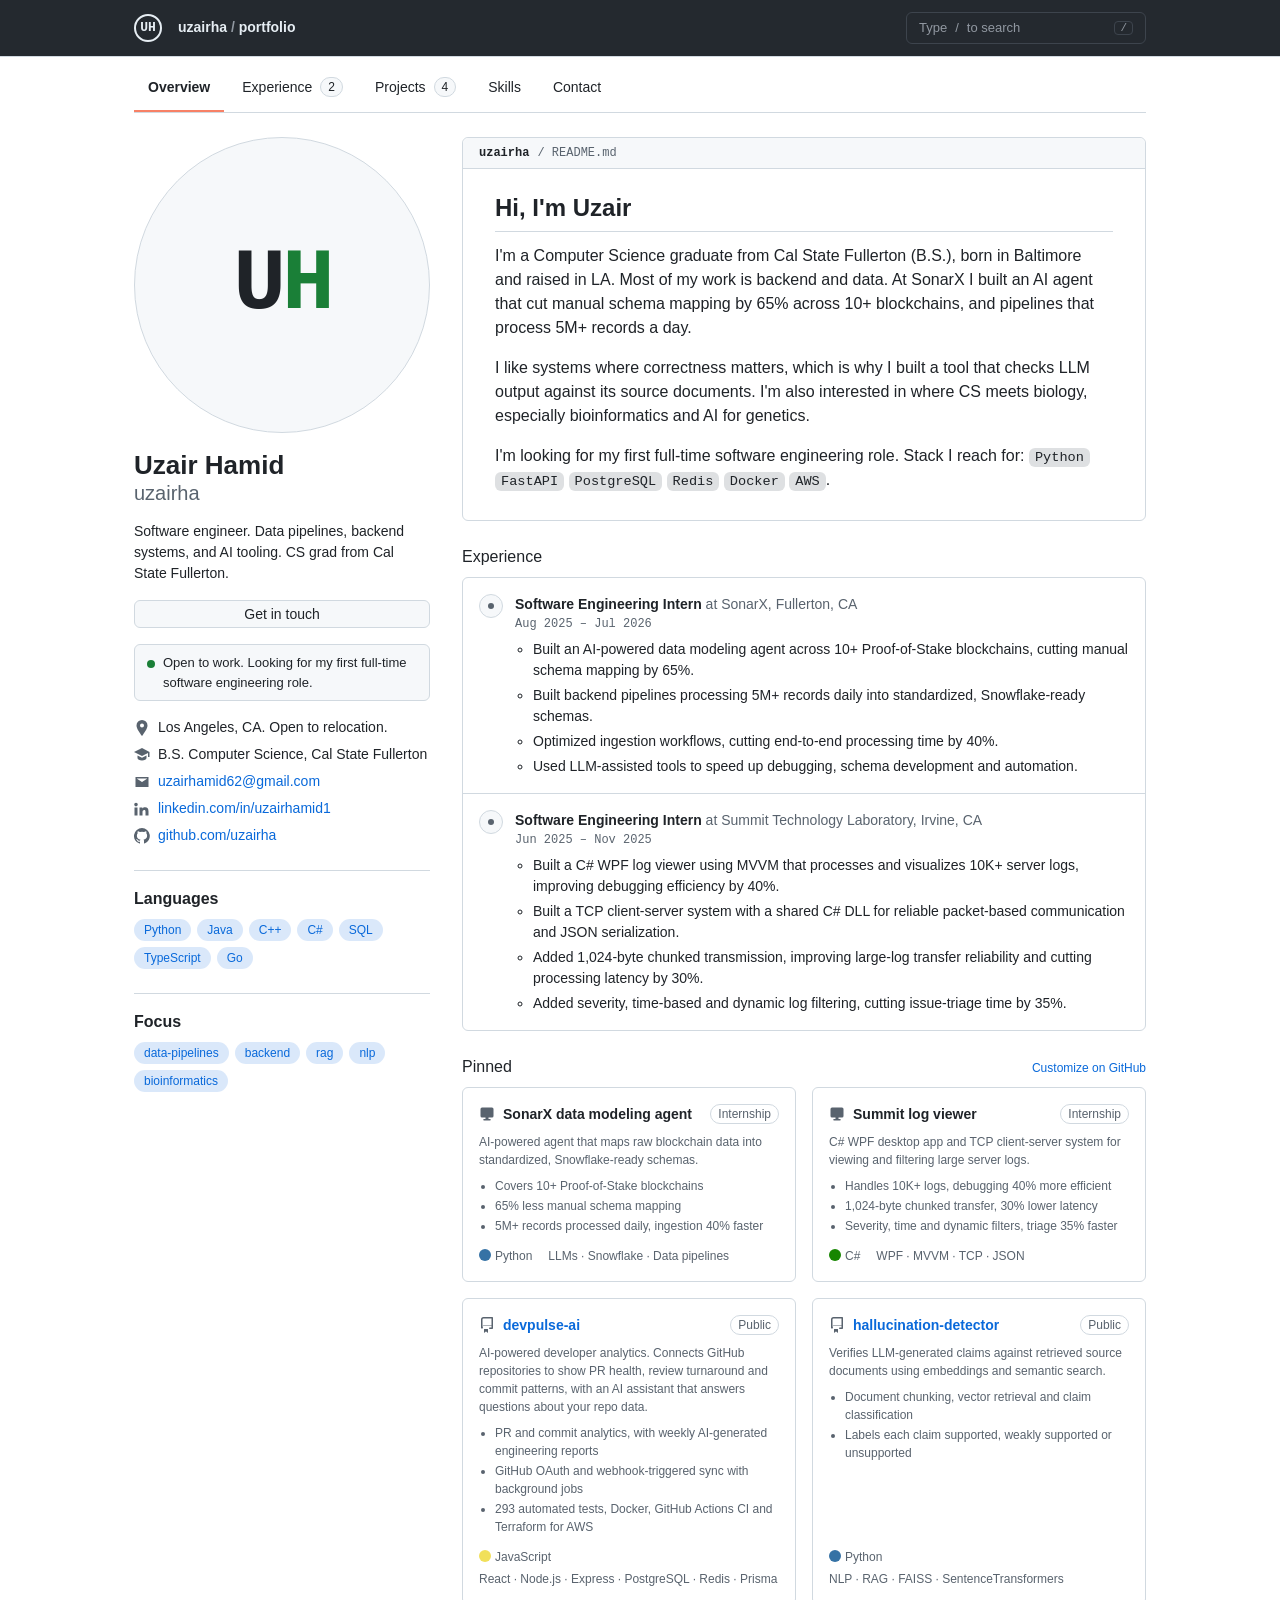
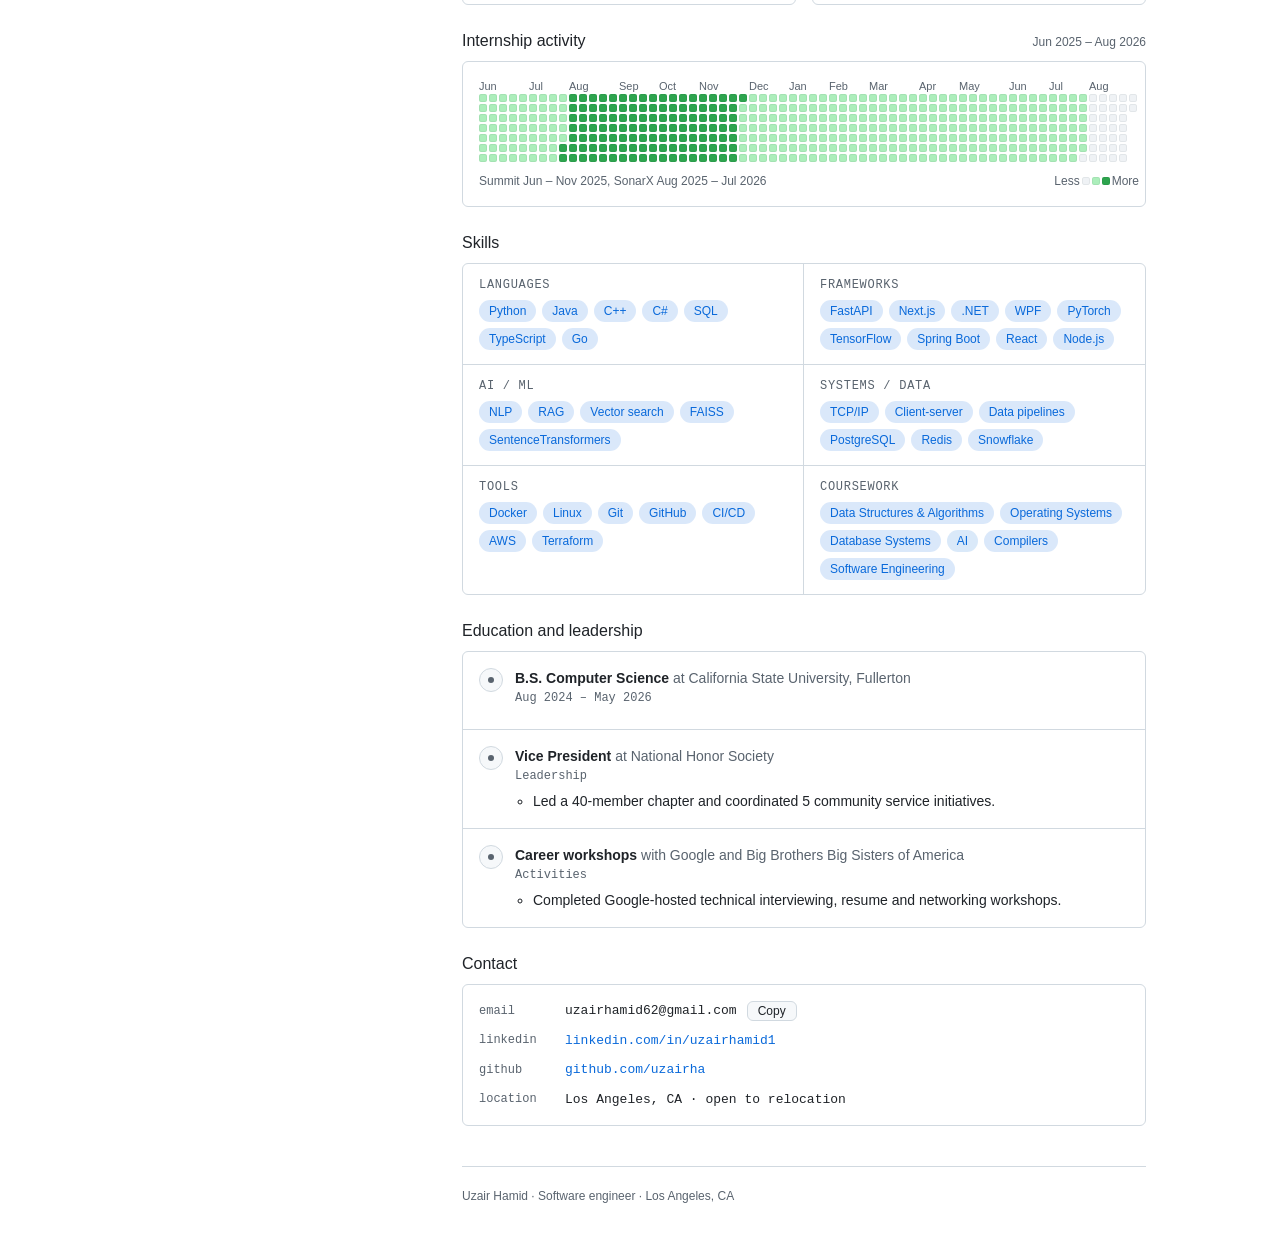
<file: index.html>
<!doctype html>
<html lang="en">
<head>
<meta charset="utf-8">
<meta name="viewport" content="width=device-width, initial-scale=1, viewport-fit=cover">
<title>Uzair Hamid</title>
<link rel="stylesheet" href="style.css">
</head>
<body>
<header class="topbar">
  <div class="topbar-in">
    <div class="logo" aria-hidden="true">UH</div>
    <div class="crumb">uzairha <span style="color:#9198a1">/</span> portfolio</div>
    <div class="search" aria-hidden="true">Type <span>/</span> to search <kbd>/</kbd></div>
  </div>
</header>

<div class="wrap">
  <nav class="tabs" aria-label="Sections">
    <a class="on" href="#overview">Overview</a>
    <a href="#experience">Experience <span class="count">2</span></a>
    <a href="#projects">Projects <span class="count">4</span></a>
    <a href="#skills">Skills</a>
    <a href="#contact">Contact</a>
  </nav>

  <div class="grid" id="overview">
    <aside>
      <div class="side-top">
        <div class="avatar" role="img" aria-label="Uzair Hamid initials">U<span>H</span></div>
        <div class="names">
          <h1>Uzair Hamid</h1>
          <div class="handle">uzairha</div>
        </div>
      </div>
      <p class="bio">Software engineer. Data pipelines, backend systems, and AI tooling. CS grad from Cal State Fullerton.</p>
      <a class="btn" href="#contact">Get in touch</a>
      <div class="status"><span class="dot"></span><span>Open to work. Looking for my first full-time software engineering role.</span></div>
      <ul class="meta">
        <li><svg viewBox="0 0 16 16" aria-hidden="true"><path d="M8 0a5.5 5.5 0 0 0-5.5 5.5c0 3.2 3.4 7.4 5 9.9a.7.7 0 0 0 1 0c1.6-2.5 5-6.7 5-9.9A5.5 5.5 0 0 0 8 0Zm0 7.5a2 2 0 1 1 0-4 2 2 0 0 1 0 4Z"/></svg><span class="t">Los Angeles, CA. Open to relocation.</span></li>
        <li><svg viewBox="0 0 16 16" aria-hidden="true"><path d="M8 1 0 5l8 4 6-3v4h1.5V5L8 1ZM3.5 8.6V11c0 1.4 2 2.5 4.5 2.5s4.5-1.1 4.5-2.5V8.6L8 10.8 3.5 8.6Z"/></svg><span class="t">B.S. Computer Science, Cal State Fullerton</span></li>
        <li><svg viewBox="0 0 16 16" aria-hidden="true"><path d="M1.5 3h13v10h-13V3Zm1.5 1.5v.3l5 3.2 5-3.2v-.3H3Z"/></svg><span class="t"><a href="#contact">uzairhamid62@gmail.com</a></span></li>
        <li><svg viewBox="0 0 16 16" aria-hidden="true"><path d="M2 1.8A1.8 1.8 0 1 1 2 5.4a1.8 1.8 0 0 1 0-3.6ZM.5 6.5h3v8h-3v-8Zm5 0h2.9v1.1c.5-.8 1.5-1.3 2.7-1.3 2.4 0 3.4 1.5 3.4 3.9v4.3h-3V10.800c0-1-.3-1.700-1.200-1.700-1 0-1.800.7-1.800 1.800v3.600h-3v-8Z"/></svg><span class="t"><a href="https://linkedin.com/in/uzairhamid1">linkedin.com/in/uzairhamid1</a></span></li>
        <li><svg viewBox="0 0 16 16" aria-hidden="true"><path d="M8 0a8 8 0 0 0-2.5 15.600c.4.100.5-.2.5-.4v-1.500c-2.200.5-2.700-1-2.700-1-.4-.9-.9-1.200-.9-1.200-.7-.5.100-.5.100-.5.8.100 1.200.8 1.200.8.700 1.300 1.900.9 2.300.7.100-.5.300-.9.500-1.100-1.800-.2-3.600-.9-3.600-4 0-.9.300-1.600.8-2.100-.1-.2-.4-1 .1-2.100 0 0 .7-.2 2.200.8a7.500 7.500 0 0 1 4 0c1.500-1 2.200-.8 2.200-.8.400 1.100.2 1.900.1 2.100.5.600.8 1.300.8 2.100 0 3.100-1.900 3.800-3.600 4 .3.300.5.800.5 1.500v2.200c0 .2.100.5.600.4A8 8 0 0 0 8 0Z"/></svg><span class="t"><a href="https://github.com/uzairha">github.com/uzairha</a></span></li>
      </ul>

      <div class="sb-title">Languages</div>
      <div class="chips">
        <span class="chip">Python</span><span class="chip">Java</span><span class="chip">C++</span><span class="chip">C#</span><span class="chip">SQL</span><span class="chip">TypeScript</span><span class="chip">Go</span>
      </div>
      <div class="sb-title">Focus</div>
      <div class="chips">
        <span class="chip">data-pipelines</span><span class="chip">backend</span><span class="chip">rag</span><span class="chip">nlp</span><span class="chip">bioinformatics</span>
      </div>
    </aside>

    <main>
      <section class="box" aria-labelledby="about-h">
        <div class="box-h"><b>uzairha</b> / README.md</div>
        <div class="readme">
          <h2 id="about-h">Hi, I'm Uzair</h2>
          <p>I'm a Computer Science graduate from Cal State Fullerton (B.S.), born in Baltimore and raised in LA. Most of my work is backend and data. At SonarX I built an AI agent that cut manual schema mapping by 65% across 10+ blockchains, and pipelines that process 5M+ records a day.</p>
          <p>I like systems where correctness matters, which is why I built a tool that checks LLM output against its source documents. I'm also interested in where CS meets biology, especially bioinformatics and AI for genetics.</p>
          <p>I'm looking for my first full-time software engineering role. Stack I reach for: <code>Python</code> <code>FastAPI</code> <code>PostgreSQL</code> <code>Redis</code> <code>Docker</code> <code>AWS</code>.</p>
        </div>
      </section>

      <div class="sec-h" id="experience"><h3>Experience</h3></div>
      <section class="box" aria-label="Experience">
        <ol class="log">
          <li>
            <div class="ico"><svg viewBox="0 0 16 16" aria-hidden="true"><circle cx="8" cy="8" r="4"/></svg></div>
            <div>
              <h4>Software Engineering Intern <span>at SonarX, Fullerton, CA</span></h4>
              <div class="when">Aug 2025 – Jul 2026</div>
              <ul>
                <li>Built an AI-powered data modeling agent across 10+ Proof-of-Stake blockchains, cutting manual schema mapping by 65%.</li>
                <li>Built backend pipelines processing 5M+ records daily into standardized, Snowflake-ready schemas.</li>
                <li>Optimized ingestion workflows, cutting end-to-end processing time by 40%.</li>
                <li>Used LLM-assisted tools to speed up debugging, schema development and automation.</li>
              </ul>
            </div>
          </li>
          <li>
            <div class="ico"><svg viewBox="0 0 16 16" aria-hidden="true"><circle cx="8" cy="8" r="4"/></svg></div>
            <div>
              <h4>Software Engineering Intern <span>at Summit Technology Laboratory, Irvine, CA</span></h4>
              <div class="when">Jun 2025 – Nov 2025</div>
              <ul>
                <li>Built a C# WPF log viewer using MVVM that processes and visualizes 10K+ server logs, improving debugging efficiency by 40%.</li>
                <li>Built a TCP client-server system with a shared C# DLL for reliable packet-based communication and JSON serialization.</li>
                <li>Added 1,024-byte chunked transmission, improving large-log transfer reliability and cutting processing latency by 30%.</li>
                <li>Added severity, time-based and dynamic log filtering, cutting issue-triage time by 35%.</li>
              </ul>
            </div>
          </li>
        </ol>
      </section>

      <div class="sec-h" id="projects"><h3>Pinned</h3><a class="aside" href="https://github.com/uzairha?tab=repositories">Customize on GitHub</a></div>
      <div class="pins">
        <article class="box pin">
          <div class="pin-top">
            <svg viewBox="0 0 16 16" aria-hidden="true"><path d="M1.500 3A1.500 1.500 0 0 1 3 1.500h10A1.500 1.500 0 0 1 14.500 3v7A1.500 1.500 0 0 1 13 11.500H9.500v1.500H11a.75.75 0 0 1 0 1.500H5A.75.75 0 0 1 5 13h1.500v-1.500H3A1.500 1.500 0 0 1 1.500 10Z"/></svg>
            <span class="nm">SonarX data modeling agent</span><span class="tag">Internship</span>
          </div>
          <p>AI-powered agent that maps raw blockchain data into standardized, Snowflake-ready schemas.</p>
          <ul>
            <li>Covers 10+ Proof-of-Stake blockchains</li>
            <li>65% less manual schema mapping</li>
            <li>5M+ records processed daily, ingestion 40% faster</li>
          </ul>
          <div class="langs">
            <span><i style="background:#3572A5"></i>Python</span>
            <span>LLMs · Snowflake · Data pipelines</span>
          </div>
        </article>
        <article class="box pin">
          <div class="pin-top">
            <svg viewBox="0 0 16 16" aria-hidden="true"><path d="M1.500 3A1.500 1.500 0 0 1 3 1.500h10A1.500 1.500 0 0 1 14.500 3v7A1.500 1.500 0 0 1 13 11.500H9.500v1.500H11a.75.75 0 0 1 0 1.500H5A.75.75 0 0 1 5 13h1.500v-1.500H3A1.500 1.500 0 0 1 1.500 10Z"/></svg>
            <span class="nm">Summit log viewer</span><span class="tag">Internship</span>
          </div>
          <p>C# WPF desktop app and TCP client-server system for viewing and filtering large server logs.</p>
          <ul>
            <li>Handles 10K+ logs, debugging 40% more efficient</li>
            <li>1,024-byte chunked transfer, 30% lower latency</li>
            <li>Severity, time and dynamic filters, triage 35% faster</li>
          </ul>
          <div class="langs">
            <span><i style="background:#178600"></i>C#</span>
            <span>WPF · MVVM · TCP · JSON</span>
          </div>
        </article>
        <article class="box pin">
          <div class="pin-top">
            <svg viewBox="0 0 16 16" aria-hidden="true"><path d="M2 2.500A2.500 2.500 0 0 1 4.500 0h8.750a.75.75 0 0 1 .75.750v10.500a.75.75 0 0 1-.75.750h-2.500a.75.75 0 0 1 0-1.500h1.750v-2h-8a1 1 0 0 0-.714 1.700.75.75 0 1 1-1.072 1.050A2.495 2.495 0 0 1 2 11.500Zm10.500-1h-8a1 1 0 0 0-1 1v6.708A2.486 2.486 0 0 1 4.500 9h8ZM5 12.250a.25.25 0 0 1 .25-.25h3.500a.25.25 0 0 1 .25.250v3.250a.25.25 0 0 1-.4.200l-1.450-1.087a.249.249 0 0 0-.3 0L5.400 15.700a.25.25 0 0 1-.4-.2Z"/></svg>
            <a href="projects/devpulse-ai.html">devpulse-ai</a><span class="tag">Public</span>
          </div>
          <p>AI-powered developer analytics. Connects GitHub repositories to show PR health, review turnaround and commit patterns, with an AI assistant that answers questions about your repo data.</p>
          <ul>
            <li>PR and commit analytics, with weekly AI-generated engineering reports</li>
            <li>GitHub OAuth and webhook-triggered sync with background jobs</li>
            <li>293 automated tests, Docker, GitHub Actions CI and Terraform for AWS</li>
          </ul>
          <div class="langs">
            <span><i style="background:#f1e05a"></i>JavaScript</span>
            <span>React · Node.js · Express · PostgreSQL · Redis · Prisma</span>
          </div>
        </article>
        <article class="box pin">
          <div class="pin-top">
            <svg viewBox="0 0 16 16" aria-hidden="true"><path d="M2 2.500A2.500 2.500 0 0 1 4.500 0h8.750a.75.75 0 0 1 .75.750v10.500a.75.75 0 0 1-.75.750h-2.500a.75.75 0 0 1 0-1.500h1.750v-2h-8a1 1 0 0 0-.714 1.700.75.75 0 1 1-1.072 1.050A2.495 2.495 0 0 1 2 11.500Zm10.500-1h-8a1 1 0 0 0-1 1v6.708A2.486 2.486 0 0 1 4.500 9h8ZM5 12.250a.25.25 0 0 1 .25-.25h3.500a.25.25 0 0 1 .25.250v3.250a.25.25 0 0 1-.4.200l-1.450-1.087a.249.249 0 0 0-.3 0L5.400 15.700a.25.25 0 0 1-.4-.2Z"/></svg>
            <a href="projects/hallucination-detector.html">hallucination-detector</a><span class="tag">Public</span>
          </div>
          <p>Verifies LLM-generated claims against retrieved source documents using embeddings and semantic search.</p>
          <ul>
            <li>Document chunking, vector retrieval and claim classification</li>
            <li>Labels each claim supported, weakly supported or unsupported</li>
          </ul>
          <div class="langs">
            <span><i style="background:#3572A5"></i>Python</span>
            <span>NLP · RAG · FAISS · SentenceTransformers</span>
          </div>
        </article>
      </div>

      <div class="sec-h"><h3 id="graph-h">Internship activity</h3><span class="aside" style="color:var(--muted)">Jun 2025 – Aug 2026</span></div>
      <section class="box graph" aria-labelledby="graph-h">
        <div class="gwrap">
          <div class="months" id="months" aria-hidden="true"></div>
          <div class="cells" id="cells" role="img" aria-label="Weekly activity grid. Two overlapping internships from August to November 2025, one internship before and after, through July 2026."></div>
          <div class="legend">
            <span>Summit Jun – Nov 2025, SonarX Aug 2025 – Jul 2026</span>
            <span class="sw">Less <span class="c"></span><span class="c l1"></span><span class="c l2"></span> More</span>
          </div>
        </div>
      </section>

      <div class="sec-h" id="skills"><h3>Skills</h3></div>
      <section class="box skills" aria-label="Skills">
        <div><h5>Languages</h5><div class="chips"><span class="chip">Python</span><span class="chip">Java</span><span class="chip">C++</span><span class="chip">C#</span><span class="chip">SQL</span><span class="chip">TypeScript</span><span class="chip">Go</span></div></div>
        <div><h5>Frameworks</h5><div class="chips"><span class="chip">FastAPI</span><span class="chip">Next.js</span><span class="chip">.NET</span><span class="chip">WPF</span><span class="chip">PyTorch</span><span class="chip">TensorFlow</span><span class="chip">Spring Boot</span><span class="chip">React</span><span class="chip">Node.js</span></div></div>
        <div><h5>AI / ML</h5><div class="chips"><span class="chip">NLP</span><span class="chip">RAG</span><span class="chip">Vector search</span><span class="chip">FAISS</span><span class="chip">SentenceTransformers</span></div></div>
        <div><h5>Systems / Data</h5><div class="chips"><span class="chip">TCP/IP</span><span class="chip">Client-server</span><span class="chip">Data pipelines</span><span class="chip">PostgreSQL</span><span class="chip">Redis</span><span class="chip">Snowflake</span></div></div>
        <div><h5>Tools</h5><div class="chips"><span class="chip">Docker</span><span class="chip">Linux</span><span class="chip">Git</span><span class="chip">GitHub</span><span class="chip">CI/CD</span><span class="chip">AWS</span><span class="chip">Terraform</span></div></div>
        <div><h5>Coursework</h5><div class="chips"><span class="chip">Data Structures &amp; Algorithms</span><span class="chip">Operating Systems</span><span class="chip">Database Systems</span><span class="chip">AI</span><span class="chip">Compilers</span><span class="chip">Software Engineering</span></div></div>
      </section>

      <div class="sec-h"><h3>Education and leadership</h3></div>
      <section class="box" aria-label="Education and leadership">
        <ol class="log">
          <li>
            <div class="ico"><svg viewBox="0 0 16 16" aria-hidden="true"><circle cx="8" cy="8" r="4"/></svg></div>
            <div>
              <h4>B.S. Computer Science <span>at California State University, Fullerton</span></h4>
              <div class="when">Aug 2024 – May 2026</div>
            </div>
          </li>
          <li>
            <div class="ico"><svg viewBox="0 0 16 16" aria-hidden="true"><circle cx="8" cy="8" r="4"/></svg></div>
            <div>
              <h4>Vice President <span>at National Honor Society</span></h4>
              <div class="when">Leadership</div>
              <ul><li>Led a 40-member chapter and coordinated 5 community service initiatives.</li></ul>
            </div>
          </li>
          <li>
            <div class="ico"><svg viewBox="0 0 16 16" aria-hidden="true"><circle cx="8" cy="8" r="4"/></svg></div>
            <div>
              <h4>Career workshops <span>with Google and Big Brothers Big Sisters of America</span></h4>
              <div class="when">Activities</div>
              <ul><li>Completed Google-hosted technical interviewing, resume and networking workshops.</li></ul>
            </div>
          </li>
        </ol>
      </section>

      <div class="sec-h" id="contact"><h3>Contact</h3></div>
      <section class="box contact" aria-label="Contact">
        <div class="row"><span class="k">email</span><span class="v" id="email">uzairhamid62@gmail.com</span><button class="mini" id="copy" type="button">Copy</button></div>
        <div class="row"><span class="k">linkedin</span><a class="v" href="https://linkedin.com/in/uzairhamid1">linkedin.com/in/uzairhamid1</a></div>
        <div class="row"><span class="k">github</span><a class="v" href="https://github.com/uzairha">github.com/uzairha</a></div>
        <div class="row"><span class="k">location</span><span class="v">Los Angeles, CA · open to relocation</span></div>
      </section>

      <footer>Uzair Hamid · Software engineer · Los Angeles, CA</footer>
    </main>
  </div>
</div>

<script src="script.js"></script>
</body>
</html>
</file>
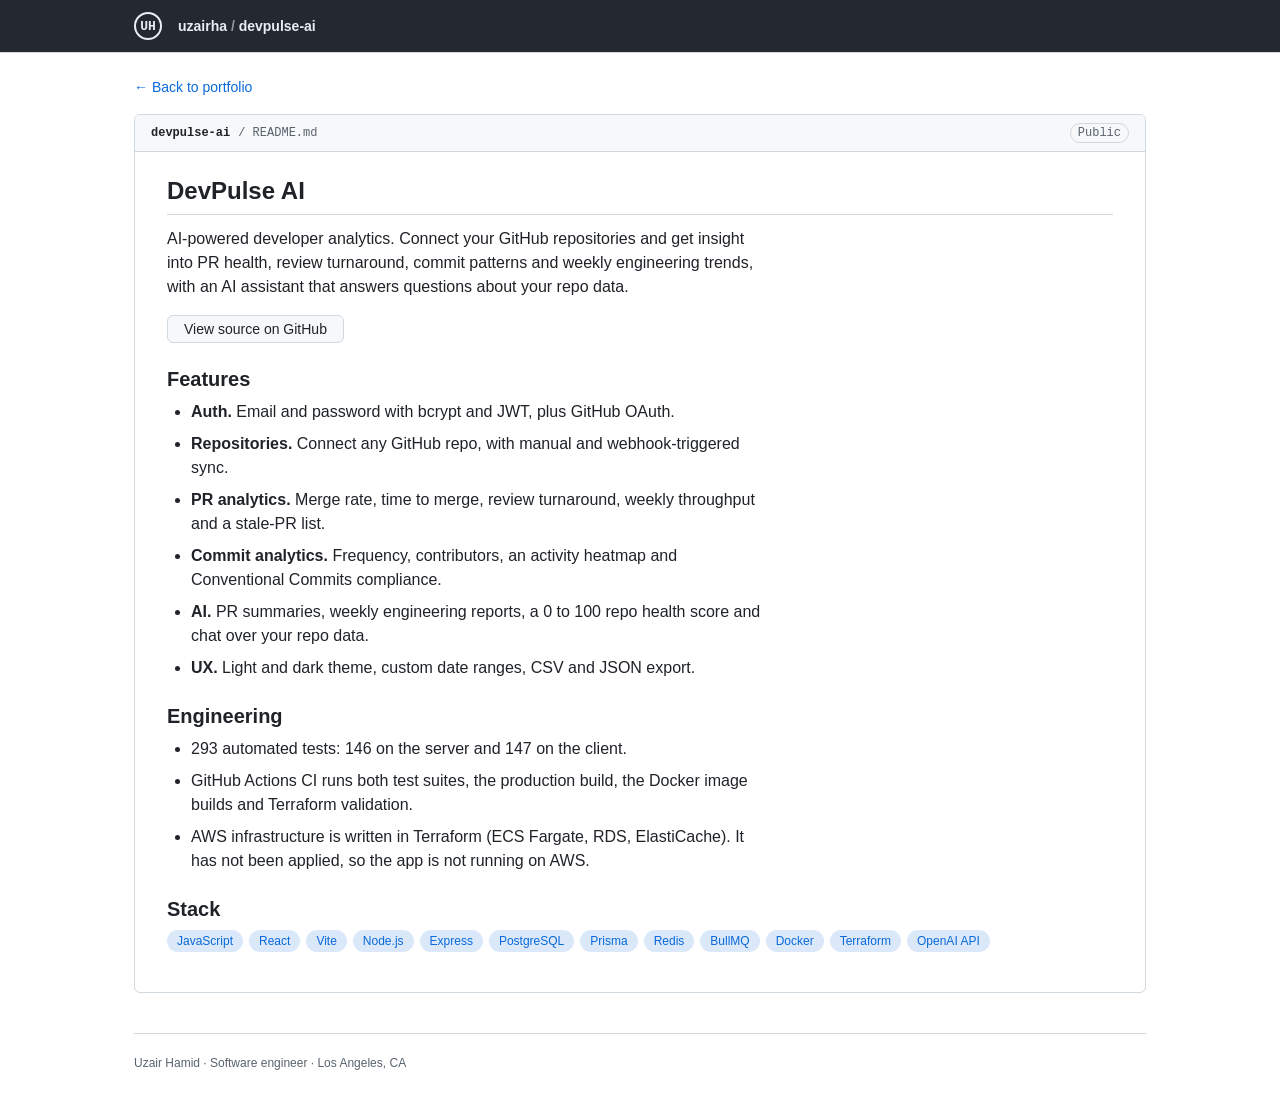
<file: projects/devpulse-ai.html>
<!doctype html>
<html lang="en">
<head>
<meta charset="utf-8">
<meta name="viewport" content="width=device-width, initial-scale=1, viewport-fit=cover">
<title>DevPulse AI · Uzair Hamid</title>
<link rel="stylesheet" href="../style.css">
</head>
<body>
<header class="topbar">
  <div class="topbar-in">
    <a class="logo" href="../" aria-label="Back to portfolio">UH</a>
    <div class="crumb"><a href="../" style="color:#e6edf3">uzairha</a> <span style="color:#9198a1">/</span> devpulse-ai</div>
  </div>
</header>

<div class="wrap page">
  <a class="back" href="../#projects">← Back to portfolio</a>

  <section class="box">
    <div class="box-h"><b>devpulse-ai</b> / README.md <span class="tag">Public</span></div>
    <div class="readme">
      <h2>DevPulse AI</h2>
      <p>AI-powered developer analytics. Connect your GitHub repositories and get insight into PR health, review turnaround, commit patterns and weekly engineering trends, with an AI assistant that answers questions about your repo data.</p>
      <p><a class="btn inline" href="https://github.com/uzairha/devpulse-ai">View source on GitHub</a></p>

      <h3>Features</h3>
      <ul class="steps">
        <li><b>Auth.</b> Email and password with bcrypt and JWT, plus GitHub OAuth.</li>
        <li><b>Repositories.</b> Connect any GitHub repo, with manual and webhook-triggered sync.</li>
        <li><b>PR analytics.</b> Merge rate, time to merge, review turnaround, weekly throughput and a stale-PR list.</li>
        <li><b>Commit analytics.</b> Frequency, contributors, an activity heatmap and Conventional Commits compliance.</li>
        <li><b>AI.</b> PR summaries, weekly engineering reports, a 0 to 100 repo health score and chat over your repo data.</li>
        <li><b>UX.</b> Light and dark theme, custom date ranges, CSV and JSON export.</li>
      </ul>

      <h3>Engineering</h3>
      <ul class="steps">
        <li>293 automated tests: 146 on the server and 147 on the client.</li>
        <li>GitHub Actions CI runs both test suites, the production build, the Docker image builds and Terraform validation.</li>
        <li>AWS infrastructure is written in Terraform (ECS Fargate, RDS, ElastiCache). It has not been applied, so the app is not running on AWS.</li>
      </ul>

      <h3>Stack</h3>
      <div class="chips">
        <span class="chip">JavaScript</span><span class="chip">React</span><span class="chip">Vite</span><span class="chip">Node.js</span><span class="chip">Express</span><span class="chip">PostgreSQL</span><span class="chip">Prisma</span><span class="chip">Redis</span><span class="chip">BullMQ</span><span class="chip">Docker</span><span class="chip">Terraform</span><span class="chip">OpenAI API</span>
      </div>
    </div>
  </section>

  <footer>Uzair Hamid · Software engineer · Los Angeles, CA</footer>
</div>
</body>
</html>
</file>
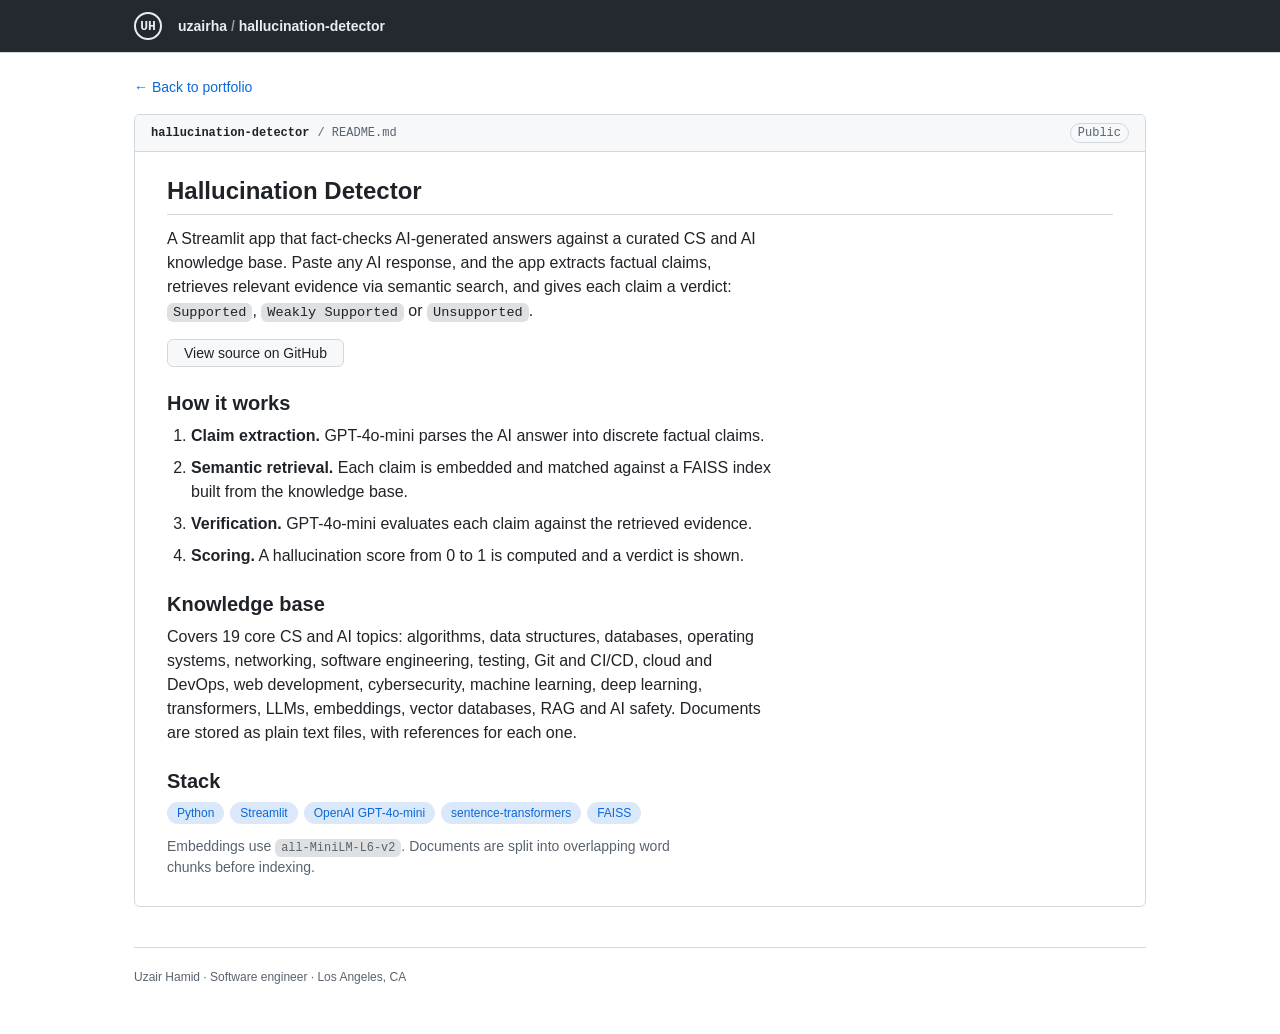
<file: projects/hallucination-detector.html>
<!doctype html>
<html lang="en">
<head>
<meta charset="utf-8">
<meta name="viewport" content="width=device-width, initial-scale=1, viewport-fit=cover">
<title>Hallucination Detector · Uzair Hamid</title>
<link rel="stylesheet" href="../style.css">
</head>
<body>
<header class="topbar">
  <div class="topbar-in">
    <a class="logo" href="../" aria-label="Back to portfolio">UH</a>
    <div class="crumb"><a href="../" style="color:#e6edf3">uzairha</a> <span style="color:#9198a1">/</span> hallucination-detector</div>
  </div>
</header>

<div class="wrap page">
  <a class="back" href="../#projects">← Back to portfolio</a>

  <section class="box">
    <div class="box-h"><b>hallucination-detector</b> / README.md <span class="tag">Public</span></div>
    <div class="readme">
      <h2>Hallucination Detector</h2>
      <p>A Streamlit app that fact-checks AI-generated answers against a curated CS and AI knowledge base. Paste any AI response, and the app extracts factual claims, retrieves relevant evidence via semantic search, and gives each claim a verdict: <code>Supported</code>, <code>Weakly Supported</code> or <code>Unsupported</code>.</p>
      <p><a class="btn inline" href="https://github.com/uzairha/hallucination-detector">View source on GitHub</a></p>

      <h3>How it works</h3>
      <ol class="steps">
        <li><b>Claim extraction.</b> GPT-4o-mini parses the AI answer into discrete factual claims.</li>
        <li><b>Semantic retrieval.</b> Each claim is embedded and matched against a FAISS index built from the knowledge base.</li>
        <li><b>Verification.</b> GPT-4o-mini evaluates each claim against the retrieved evidence.</li>
        <li><b>Scoring.</b> A hallucination score from 0 to 1 is computed and a verdict is shown.</li>
      </ol>

      <h3>Knowledge base</h3>
      <p>Covers 19 core CS and AI topics: algorithms, data structures, databases, operating systems, networking, software engineering, testing, Git and CI/CD, cloud and DevOps, web development, cybersecurity, machine learning, deep learning, transformers, LLMs, embeddings, vector databases, RAG and AI safety. Documents are stored as plain text files, with references for each one.</p>

      <h3>Stack</h3>
      <div class="chips">
        <span class="chip">Python</span><span class="chip">Streamlit</span><span class="chip">OpenAI GPT-4o-mini</span><span class="chip">sentence-transformers</span><span class="chip">FAISS</span>
      </div>
      <p class="note">Embeddings use <code>all-MiniLM-L6-v2</code>. Documents are split into overlapping word chunks before indexing.</p>
    </div>
  </section>

  <footer>Uzair Hamid · Software engineer · Los Angeles, CA</footer>
</div>
</body>
</html>
</file>
<file: style.css>
/* Layout: GitHub profile page. Sticky-less top bar, 296px identity sidebar, main column with README, pinned cards, experience log and activity graph. */
:root {
  --bg: #0d1117;
  --canvas: #161b22;
  --border: #30363d;
  --fg: #e6edf3;
  --muted: #8b949e;
  --link: #4493f8;
  --green: #3fb950;
  --btn: #21262d;
  --btn-hover: #30363d;
  --cell0: #161b22;
  --cell1: #0e4429;
  --cell2: #39d353;
  --head: #010409;
  --sans: -apple-system, BlinkMacSystemFont, "Segoe UI", "Noto Sans", Helvetica, Arial, sans-serif;
  --mono: ui-monospace, SFMono-Regular, "SF Mono", Menlo, Consolas, "Liberation Mono", monospace;
  color-scheme: dark;
}
@media (prefers-color-scheme: light) {
  :root:not([data-theme="dark"]) {
    --bg: #ffffff; --canvas: #f6f8fa; --border: #d1d9e0; --fg: #1f2328; --muted: #59636e;
    --link: #0969da; --green: #1a7f37; --btn: #f6f8fa; --btn-hover: #eaeef2;
    --cell0: #eff2f5; --cell1: #aceebb; --cell2: #2da44e; --head: #24292f;
    color-scheme: light;
  }
}
:root[data-theme="light"] {
  --bg: #ffffff; --canvas: #f6f8fa; --border: #d1d9e0; --fg: #1f2328; --muted: #59636e;
  --link: #0969da; --green: #1a7f37; --btn: #f6f8fa; --btn-hover: #eaeef2;
  --cell0: #eff2f5; --cell1: #aceebb; --cell2: #2da44e; --head: #24292f;
  color-scheme: light;
}

* { box-sizing: border-box; }
html { scroll-behavior: smooth; -webkit-text-size-adjust: 100%; }
@media (prefers-reduced-motion: reduce) { html { scroll-behavior: auto; } }
body {
  margin: 0;
  background: var(--bg); color: var(--fg); font-family: var(--sans); font-size: 14px; line-height: 1.5;
  padding-left: max(16px, env(safe-area-inset-left, 0px));
  padding-right: max(16px, env(safe-area-inset-right, 0px));
  padding-block: 0 48px;
  -webkit-font-smoothing: antialiased;
}
a { color: var(--link); text-decoration: none; }
a:hover { text-decoration: underline; }
a:focus-visible, button:focus-visible { outline: 2px solid var(--link); outline-offset: 2px; border-radius: 6px; }

/* top bar */
.topbar { margin-inline: calc(-1 * max(16px, env(safe-area-inset-left, 0px))); padding: 12px max(16px, env(safe-area-inset-right, 0px)) 12px max(16px, env(safe-area-inset-left, 0px)); background: var(--head); border-bottom: 1px solid var(--border); }
.topbar-in { max-width: 1012px; margin: 0 auto; display: flex; align-items: center; gap: 16px; }
.logo { width: 28px; height: 28px; flex: none; color: #e6edf3; display: grid; place-items: center; font: 700 13px var(--mono); border: 2px solid #e6edf3; border-radius: 50%; }
.crumb { font-weight: 600; color: #e6edf3; white-space: nowrap; overflow: hidden; text-overflow: ellipsis; min-width: 0; }
.search { margin-left: auto; min-width: 0; display: flex; align-items: center; gap: 8px; border: 1px solid #3d444d; border-radius: 6px; padding: 5px 12px; color: #9198a1; font-size: 13px; width: 240px; max-width: 100%; }
.search kbd { margin-left: auto; font: 11px var(--mono); border: 1px solid #3d444d; border-radius: 4px; padding: 0 5px; }

.wrap { max-width: 1012px; margin: 0 auto; }

/* tabs */
.tabs { scrollbar-width: none; display: flex; gap: 4px; overflow-x: auto; border-bottom: 1px solid var(--border); margin-top: 0; padding-top: 12px; }
.tabs a { color: var(--fg); padding: 8px 14px 12px; font-size: 14px; white-space: nowrap; border-bottom: 2px solid transparent; display: flex; gap: 8px; align-items: center; }
.tabs a { transition: background-color .1s; }
.tabs a:hover { text-decoration: none; background: color-mix(in srgb, var(--muted) 15%, transparent); border-radius: 6px 6px 0 0; }
.tabs a.on { font-weight: 600; border-bottom-color: #f78166; }
.count { background: var(--btn); border: 1px solid var(--border); border-radius: 20px; font-size: 12px; padding: 0 7px; line-height: 18px; color: var(--fg); }

.grid { display: grid; grid-template-columns: 296px minmax(0, 1fr); gap: 32px; padding-top: 24px; align-items: start; }

/* sidebar */
.avatar { width: 100%; max-width: 296px; aspect-ratio: 1; border-radius: 50%; border: 1px solid var(--border); background: var(--canvas); display: flex; align-items: center; justify-content: center; font: 600 88px var(--mono); letter-spacing: -4px; color: var(--fg); }
.avatar span { color: var(--green); }
.names { padding-top: 16px; }
.names h1 { margin: 0; font-size: 26px; line-height: 1.25; font-weight: 600; }
.names .handle { font-size: 20px; color: var(--muted); font-weight: 300; line-height: 24px; }
.bio { margin: 16px 0; }
.btn { display: block; width: 100%; text-align: center; background: var(--btn); border: 1px solid var(--border); color: var(--fg); border-radius: 6px; padding: 5px 16px; font: 500 14px var(--sans); cursor: pointer; }
.btn, .mini, .chip { transition: background-color .1s, border-color .1s, color .1s; }
.btn:hover { background: var(--btn-hover); border-color: var(--muted); text-decoration: none; }
.status { margin: 16px 0 0; display: flex; gap: 8px; align-items: flex-start; border: 1px solid var(--border); border-radius: 6px; padding: 8px 12px; background: var(--canvas); font-size: 13px; }
.dot { width: 8px; height: 8px; border-radius: 50%; background: var(--green); margin-top: 7px; flex: none; }
.meta { list-style: none; margin: 16px 0 0; padding: 0; display: grid; gap: 6px; }
.meta li { display: flex; gap: 8px; align-items: baseline; min-width: 0; }
.meta svg { width: 16px; height: 16px; fill: var(--muted); flex: none; align-self: center; }
.meta .t { min-width: 0; overflow-wrap: anywhere; }
.sb-title { font-size: 16px; font-weight: 600; margin: 24px 0 8px; padding-top: 16px; border-top: 1px solid var(--border); }
.chips { display: flex; flex-wrap: wrap; gap: 6px; }
.chip { background: color-mix(in srgb, var(--link) 15%, transparent); color: var(--link); border-radius: 2em; padding: 0 10px; font-size: 12px; font-weight: 500; line-height: 22px; white-space: nowrap; }
.chip:hover { background: var(--link); color: var(--bg); text-decoration: none; }

/* main */
.box { border: 1px solid var(--border); border-radius: 6px; min-width: 0; }
.box-h { padding: 8px 16px; border-bottom: 1px solid var(--border); font: 12px var(--mono); color: var(--muted); display: flex; gap: 8px; align-items: center; background: var(--canvas); border-radius: 6px 6px 0 0; }
.box-h b { color: var(--fg); font-weight: 600; }
.readme { padding: 24px 32px 28px; }
.readme h2 { margin: 0 0 12px; font-size: 24px; font-weight: 600; padding-bottom: 8px; border-bottom: 1px solid var(--border); line-height: 1.25; }
.readme p { margin: 0 0 16px; max-width: 68ch; font-size: 16px; }
.readme p:last-child { margin: 0; }
code { font: 85% var(--mono); background: color-mix(in srgb, var(--muted) 20%, transparent); padding: 2px 6px; border-radius: 6px; }

.sec-h { display: flex; justify-content: space-between; align-items: baseline; margin: 24px 0 8px; font-size: 16px; font-weight: 400; }
.sec-h h3 { margin: 0; font-size: 16px; font-weight: 400; }
.sec-h .aside { font-size: 12px; color: var(--link); }

.pins { display: grid; grid-template-columns: repeat(2, minmax(0, 1fr)); gap: 16px; }
.pin { padding: 16px; display: flex; flex-direction: column; gap: 8px; }
.pin-top { display: flex; align-items: center; gap: 8px; min-width: 0; }
.pin-top svg { width: 16px; height: 16px; fill: var(--muted); flex: none; }
.pin-top a, .pin-top .nm { font-weight: 600; min-width: 0; overflow-wrap: anywhere; }
.pin-top a:hover { text-decoration: underline; }
.tag { margin-left: auto; border: 1px solid var(--border); border-radius: 2em; padding: 0 7px; font-size: 12px; color: var(--muted); font-weight: 500; line-height: 18px; flex: none; }
.pin p { margin: 0; font-size: 12px; color: var(--muted); }
.pin ul { margin: 0; padding-left: 16px; font-size: 12px; color: var(--muted); display: grid; gap: 2px; }
.langs { display: flex; flex-wrap: wrap; gap: 4px 16px; margin-top: auto; padding-top: 4px; font-size: 12px; color: var(--muted); }
.langs i { display: inline-block; width: 12px; height: 12px; border-radius: 50%; vertical-align: -1px; margin-right: 4px; }

/* experience */
.log { padding: 0; margin: 0; list-style: none; }
.log > li { padding: 16px; border-top: 1px solid var(--border); display: grid; grid-template-columns: 24px minmax(0, 1fr); gap: 12px; }
.log > li:first-child { border-top: 0; }
.log .ico { width: 24px; height: 24px; display: grid; place-items: center; border-radius: 50%; background: var(--canvas); border: 1px solid var(--border); }
.log .ico svg { width: 12px; height: 12px; fill: var(--muted); }
.log h4 { margin: 0; font-size: 14px; font-weight: 600; }
.log h4 span { font-weight: 400; color: var(--muted); }
.log .when { font: 12px var(--mono); color: var(--muted); margin: 2px 0 8px; }
.log ul { margin: 0; padding-left: 18px; display: grid; gap: 4px; }

/* graph */
.graph { padding: 16px; overflow-x: auto; }
.gwrap { width: max-content; }
.months { display: grid; grid-auto-flow: column; grid-auto-columns: 10px; font-size: 11px; color: var(--muted); height: 16px; }
.months span { white-space: nowrap; overflow: visible; }
.cells { display: grid; grid-template-rows: repeat(7, 8px); grid-auto-flow: column; grid-auto-columns: 8px; gap: 2px; }
.c { width: 8px; height: 8px; border-radius: 2px; background: var(--cell0); outline: 1px solid color-mix(in srgb, var(--fg) 6%, transparent); outline-offset: -1px; }
.c.l1 { background: var(--cell1); }
.c.l2 { background: var(--cell2); }
.legend { display: flex; justify-content: space-between; gap: 12px; flex-wrap: wrap; align-items: center; margin-top: 10px; font-size: 12px; color: var(--muted); width: 100%; min-width: 0; }
.legend .sw { display: inline-flex; gap: 2px; align-items: center; }

.skills { display: grid; grid-template-columns: repeat(2, minmax(0, 1fr)); }
.skills > div { padding: 14px 16px; border-top: 1px solid var(--border); min-width: 0; }
.skills > div:nth-child(-n+2) { border-top: 0; }
.skills > div:nth-child(odd) { border-right: 1px solid var(--border); }
.skills h5 { margin: 0 0 8px; font: 12px var(--mono); color: var(--muted); font-weight: 400; text-transform: uppercase; letter-spacing: .06em; }

.contact { padding: 16px; display: grid; gap: 10px; }
.row { display: flex; align-items: center; gap: 10px; flex-wrap: wrap; min-width: 0; }
.row .k { width: 76px; font: 12px var(--mono); color: var(--muted); }
.row .v { font-family: var(--mono); font-size: 13px; overflow-wrap: anywhere; min-width: 0; }
.mini { background: var(--btn); border: 1px solid var(--border); color: var(--fg); border-radius: 6px; font: 500 12px var(--sans); padding: 2px 10px; cursor: pointer; }
.mini:hover { background: var(--btn-hover); border-color: var(--muted); }

footer { margin-top: 40px; padding-top: 20px; border-top: 1px solid var(--border); font-size: 12px; color: var(--muted); }

@media (max-width: 820px) {
  .grid { grid-template-columns: minmax(0, 1fr); gap: 16px; }
  .avatar { width: 112px; font-size: 40px; letter-spacing: -2px; }
  .side-top { display: grid; grid-template-columns: 112px minmax(0, 1fr); gap: 16px; align-items: center; }
  .names { padding-top: 0; }
  .names h1 { font-size: 22px; }
  .search { display: none; }
  .readme { padding: 16px; }
  .pins { grid-template-columns: minmax(0, 1fr); }
}
@media (max-width: 520px) {
  .skills { grid-template-columns: minmax(0, 1fr); }
  .skills > div:nth-child(odd) { border-right: 0; }
  .skills > div:nth-child(2) { border-top: 1px solid var(--border); }
}

.tabs::-webkit-scrollbar { display: none; }

/* project detail pages */
.page { padding-top: 24px; }
.back { display: inline-block; margin-bottom: 16px; font-size: 14px; }
.readme h3 { margin: 24px 0 8px; font-size: 20px; font-weight: 600; line-height: 1.25; }
.readme .chips { margin-bottom: 12px; }
.readme .note { font-size: 14px; color: var(--muted); }
.steps, ul.steps { margin: 0 0 16px; padding-left: 24px; display: grid; gap: 8px; max-width: 68ch; font-size: 16px; }
.btn.inline { display: inline-block; width: auto; }
.box-h .tag { margin-left: auto; }
a.logo { text-decoration: none; }
a.logo:hover { text-decoration: none; background: rgba(255,255,255,.1); }
</file>
